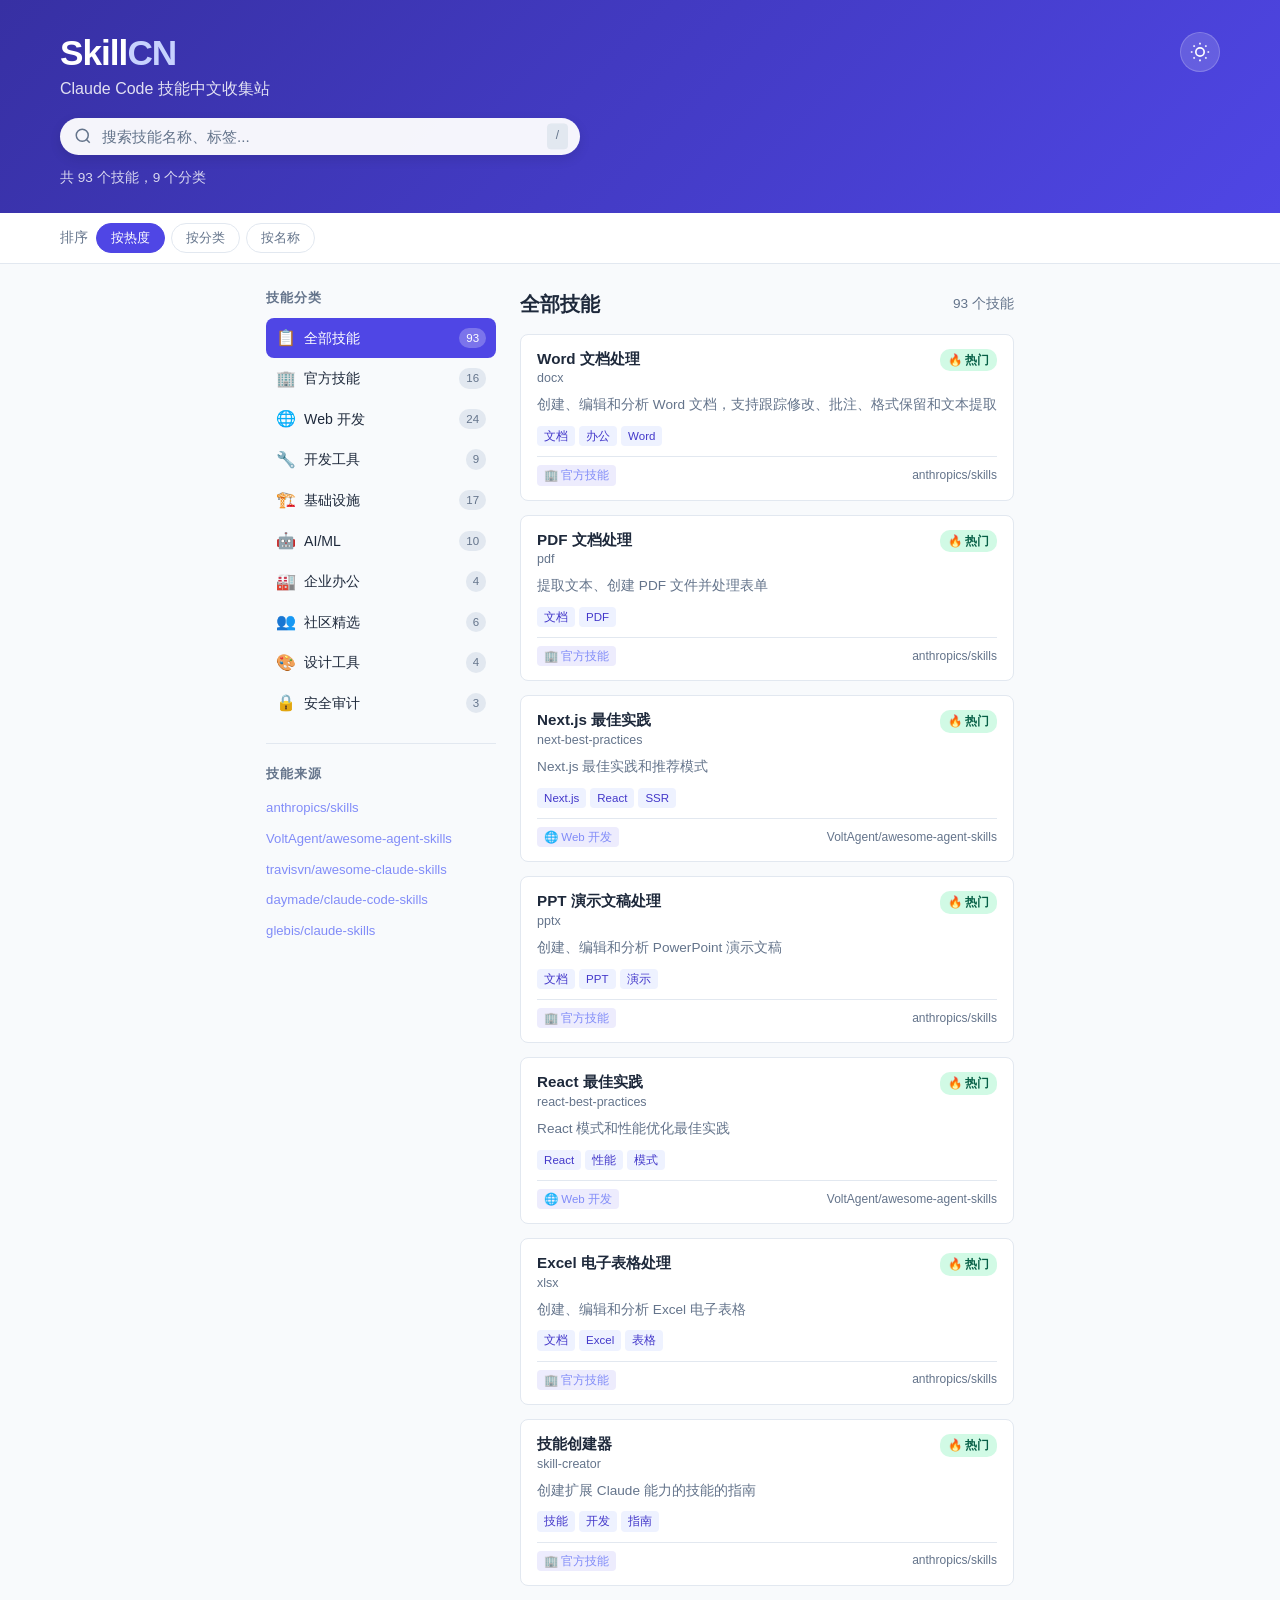
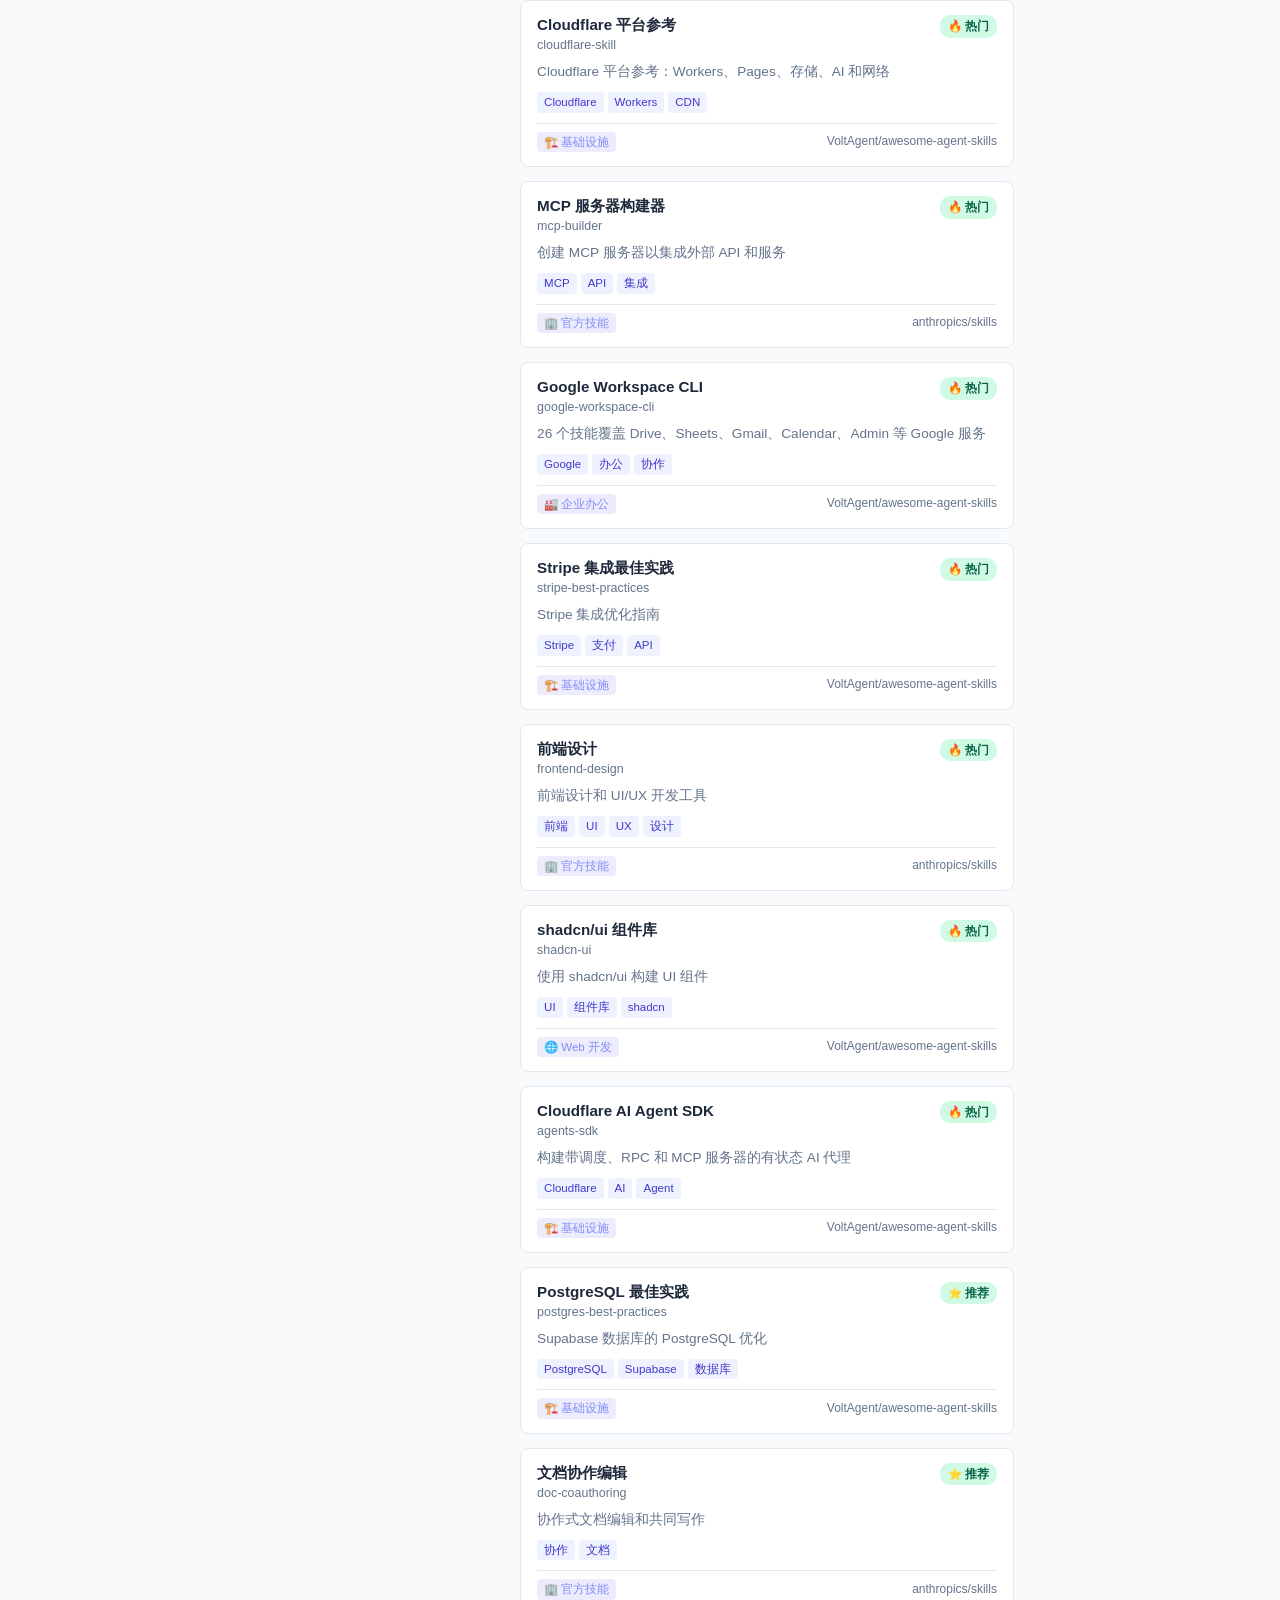
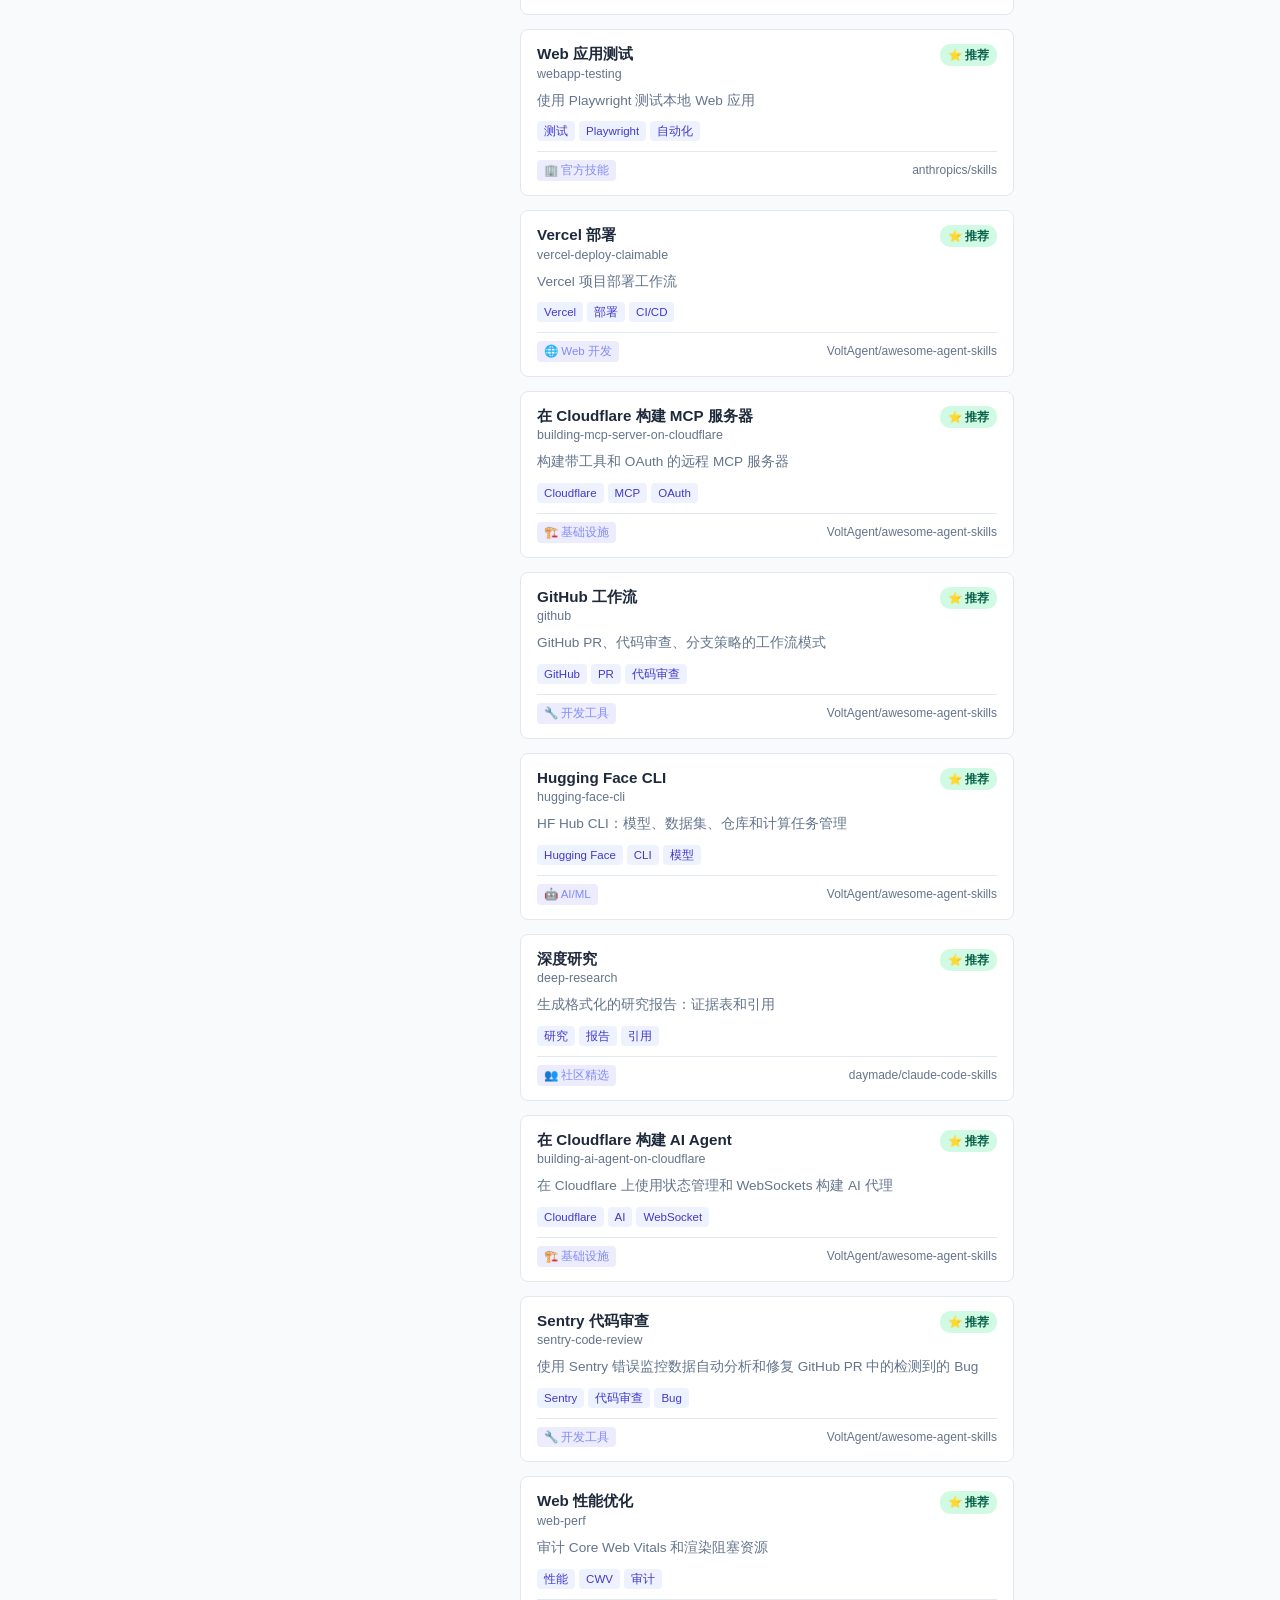
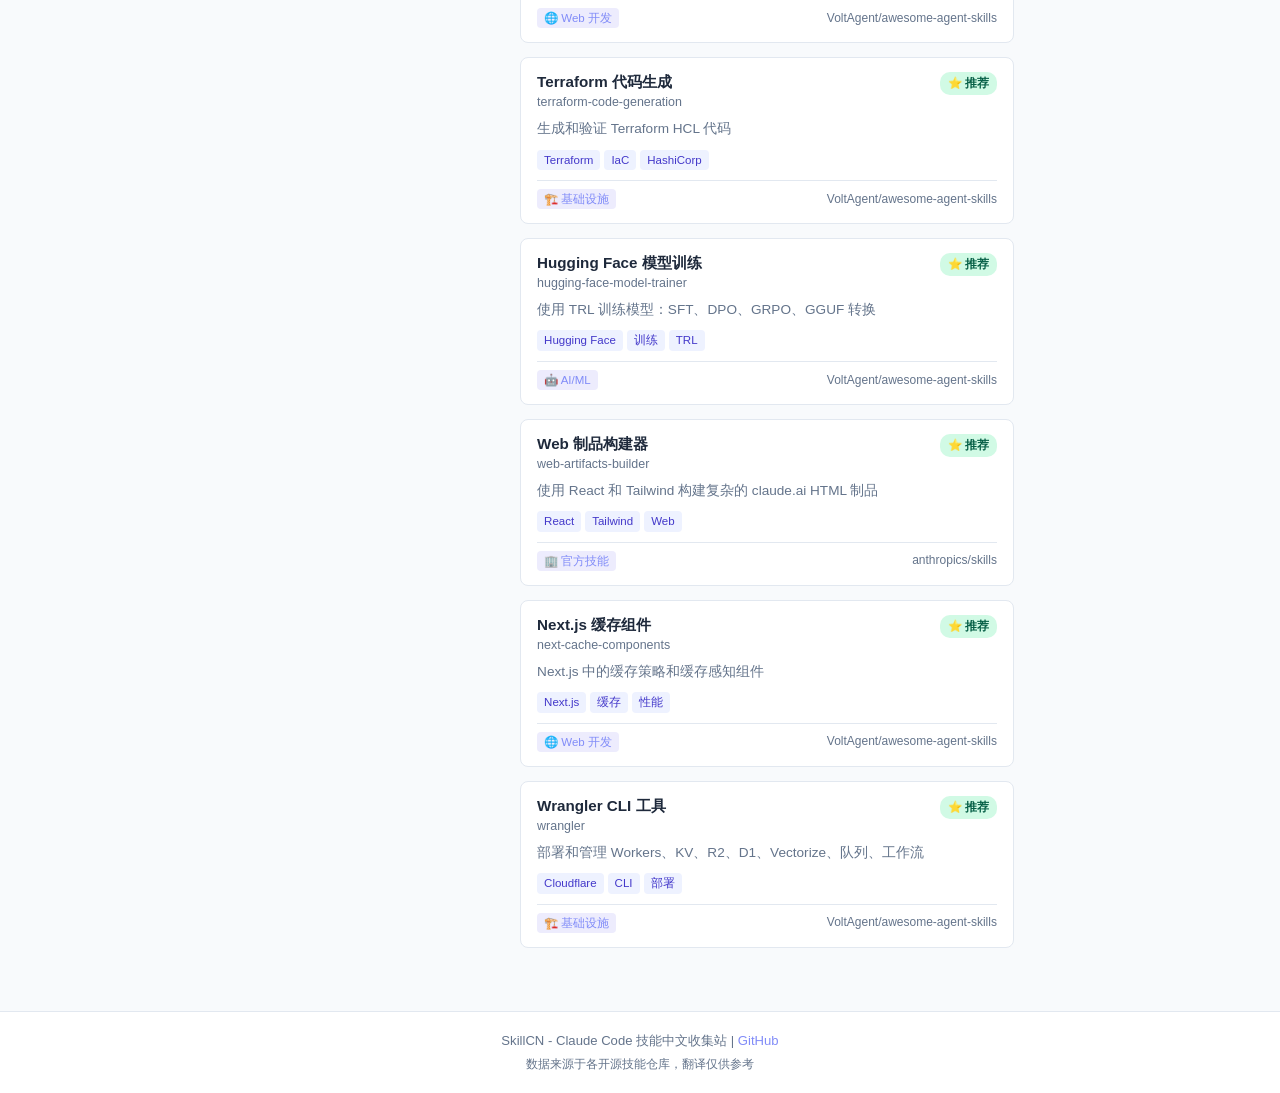
<file: index.html>
<!DOCTYPE html>
<html lang="zh-CN">
<head>
    <meta charset="UTF-8">
    <meta name="viewport" content="width=device-width, initial-scale=1.0">
    <meta name="description" content="Claude Code 技能中文收集站 - 收集、翻译并分类展示 80+ 个 Agent Skills">
    <meta name="keywords" content="Claude Code, Agent Skills, 技能, 中文, Anthropic, MCP">
    <meta name="theme-color" content="#4f46e5">
    <meta property="og:title" content="SkillCN - Claude Code 技能中文收集站">
    <meta property="og:description" content="收集、翻译并分类展示 90+ 个 Claude Code Agent Skills，中文搜索浏览">
    <meta property="og:type" content="website">
    <meta property="og:url" content="https://apymaxsaver.github.io/skillcn/">
    <meta name="twitter:card" content="summary">
    <link rel="icon" href="data:image/svg+xml,<svg xmlns='http://www.w3.org/2000/svg' viewBox='0 0 100 100'><text y='.9em' font-size='90'>⚡</text></svg>">
    <title>SkillCN - Claude Code 技能中文收集站</title>
    <link rel="stylesheet" href="css/style.css">
</head>
<body>
    <header class="header">
        <div class="container header-inner">
            <div>
                <h1 class="logo">Skill<span class="logo-accent">CN</span></h1>
                <p class="tagline">Claude Code 技能中文收集站</p>
            </div>
            <button class="theme-toggle" id="themeToggle" type="button" aria-label="切换深色模式" title="切换深色模式">
                <svg class="icon-sun" width="20" height="20" viewBox="0 0 24 24" fill="none" stroke="currentColor" stroke-width="2"><circle cx="12" cy="12" r="5"/><path d="M12 1v2M12 21v2M4.22 4.22l1.42 1.42M18.36 18.36l1.42 1.42M1 12h2M21 12h2M4.22 19.78l1.42-1.42M18.36 5.64l1.42-1.42"/></svg>
                <svg class="icon-moon" width="20" height="20" viewBox="0 0 24 24" fill="none" stroke="currentColor" stroke-width="2"><path d="M21 12.79A9 9 0 1 1 11.21 3 7 7 0 0 0 21 12.79z"/></svg>
            </button>
        </div>
        <div class="container">
            <div class="search-bar">
                <svg class="search-icon" width="18" height="18" viewBox="0 0 24 24" fill="none" stroke="currentColor" stroke-width="2"><circle cx="11" cy="11" r="8"/><path d="M21 21l-4.35-4.35"/></svg>
                <input type="text" id="searchInput" placeholder="搜索技能名称、标签..." autocomplete="off" aria-label="搜索技能">
                <button class="search-clear hidden" id="searchClear" type="button" aria-label="清除搜索">&times;</button>
                <kbd class="search-kbd" id="searchKbd">/</kbd>
            </div>
            <div class="stats" id="stats"></div>
        </div>
    </header>

    <nav class="nav" id="navBar">
        <div class="container nav-inner">
            <div class="sort-controls" role="radiogroup" aria-label="排序方式">
                <span class="sort-label">排序</span>
                <button class="sort-btn active" data-sort="popularity" role="radio" aria-checked="true">按热度</button>
                <button class="sort-btn" data-sort="category" role="radio" aria-checked="false">按分类</button>
                <button class="sort-btn" data-sort="name" role="radio" aria-checked="false">按名称</button>
            </div>
            <button class="back-top" id="backTop" type="button" aria-label="回到顶部" title="回到顶部">↑ 顶部</button>
        </div>
    </nav>

    <main class="main container" id="mainContent">
        <aside class="sidebar" id="sidebar">
            <button class="sidebar-toggle" id="sidebarToggle" type="button" aria-expanded="true">
                <span class="sidebar-toggle-text">技能分类</span>
                <span class="sidebar-toggle-arrow">▾</span>
            </button>
            <h3 class="sidebar-title">技能分类</h3>
            <ul class="category-list" id="categoryList" role="listbox" aria-label="技能分类">
                <li class="category-item active" data-category="all" role="option" aria-selected="true" tabindex="0">
                    <span class="cat-icon">📋</span>
                    <span class="cat-name">全部技能</span>
                    <span class="cat-count" id="totalCount">0</span>
                </li>
            </ul>
            <div class="sidebar-info">
                <h3 class="sidebar-title">技能来源</h3>
                <ul class="source-list">
                    <li><a href="https://github.com/anthropics/skills" target="_blank" rel="noopener">anthropics/skills</a></li>
                    <li><a href="https://github.com/VoltAgent/awesome-agent-skills" target="_blank" rel="noopener">VoltAgent/awesome-agent-skills</a></li>
                    <li><a href="https://github.com/travisvn/awesome-claude-skills" target="_blank" rel="noopener">travisvn/awesome-claude-skills</a></li>
                    <li><a href="https://github.com/daymade/claude-code-skills" target="_blank" rel="noopener">daymade/claude-code-skills</a></li>
                    <li><a href="https://github.com/glebis/claude-skills" target="_blank" rel="noopener">glebis/claude-skills</a></li>
                </ul>
            </div>
        </aside>

        <section class="content" aria-live="polite">
            <div class="content-header">
                <h2 id="contentTitle">全部技能</h2>
                <span class="skill-count" id="skillCount">0 个技能</span>
            </div>
            <div class="skills-grid" id="skillsGrid" role="list">
                <div class="skeleton-grid" id="skeleton">
                    <div class="skeleton-card"></div>
                    <div class="skeleton-card"></div>
                    <div class="skeleton-card"></div>
                    <div class="skeleton-card"></div>
                    <div class="skeleton-card"></div>
                    <div class="skeleton-card"></div>
                </div>
            </div>
        </section>
    </main>

    <div class="modal-overlay" id="modalOverlay" role="dialog" aria-modal="true" aria-hidden="true">
        <div class="modal" id="skillModal">
            <button class="modal-close" id="modalClose" type="button" aria-label="关闭">&times;</button>
            <div class="modal-content" id="modalContent"></div>
        </div>
    </div>

    <footer class="footer">
        <div class="container">
            <p>SkillCN - Claude Code 技能中文收集站 | <a href="https://github.com/APYmaxSaver/skillcn" target="_blank" rel="noopener">GitHub</a></p>
            <p class="footer-note">数据来源于各开源技能仓库，翻译仅供参考</p>
        </div>
    </footer>

    <script src="js/app.js"></script>
</body>
</html>
</file>
<file: css/style.css>
/* ============================================
   SkillCN - CSS
   ============================================ */

*, *::before, *::after {
    margin: 0;
    padding: 0;
    box-sizing: border-box;
}

/* --- Design Tokens --- */
:root {
    --primary: #4f46e5;
    --primary-light: #818cf8;
    --primary-dark: #3730a3;
    --primary-alpha: rgba(79, 70, 229, 0.1);

    --bg: #f8fafc;
    --bg-card: #ffffff;
    --bg-code: #1e293b;
    --text: #1e293b;
    --text-secondary: #64748b;
    --text-on-primary: #ffffff;
    --border: #e2e8f0;
    --shadow-sm: 0 1px 2px rgba(0, 0, 0, 0.05);
    --shadow: 0 1px 3px rgba(0, 0, 0, 0.1);
    --shadow-lg: 0 4px 12px rgba(0, 0, 0, 0.1);
    --shadow-xl: 0 20px 60px rgba(0, 0, 0, 0.25);
    --radius: 8px;
    --radius-lg: 12px;
    --tag-bg: #eef2ff;
    --tag-text: #4338ca;

    --pop-high-bg: #d1fae5;
    --pop-high-text: #065f46;
    --pop-mid-bg: #fef3c7;
    --pop-mid-text: #92400e;
    --pop-low-bg: #f1f5f9;
    --pop-low-text: #475569;

    --transition: 0.2s ease;
    --header-bg: linear-gradient(135deg, var(--primary-dark), var(--primary));
}

/* --- Dark Mode --- */
[data-theme="dark"] {
    --bg: #0f172a;
    --bg-card: #1e293b;
    --bg-code: #0f172a;
    --text: #e2e8f0;
    --text-secondary: #94a3b8;
    --border: #334155;
    --shadow-sm: 0 1px 2px rgba(0, 0, 0, 0.3);
    --shadow: 0 1px 3px rgba(0, 0, 0, 0.4);
    --shadow-lg: 0 4px 12px rgba(0, 0, 0, 0.4);
    --shadow-xl: 0 20px 60px rgba(0, 0, 0, 0.6);
    --tag-bg: #312e81;
    --tag-text: #a5b4fc;
    --primary-alpha: rgba(129, 140, 248, 0.15);

    --pop-high-bg: #064e3b;
    --pop-high-text: #6ee7b7;
    --pop-mid-bg: #78350f;
    --pop-mid-text: #fcd34d;
    --pop-low-bg: #1e293b;
    --pop-low-text: #94a3b8;

    --header-bg: linear-gradient(135deg, #1e1b4b, #312e81);
}

/* --- Base --- */
html {
    scroll-behavior: smooth;
}

body {
    font-family: -apple-system, BlinkMacSystemFont, "Segoe UI", Roboto, "PingFang SC", "Microsoft YaHei", sans-serif;
    background: var(--bg);
    color: var(--text);
    line-height: 1.6;
    min-height: 100vh;
    display: flex;
    flex-direction: column;
    transition: background var(--transition), color var(--transition);
}

.container {
    max-width: 1200px;
    margin: 0 auto;
    padding: 0 20px;
}

/* --- Header --- */
.header {
    background: var(--header-bg);
    color: var(--text-on-primary);
    padding: 32px 0 24px;
}

.header-inner {
    display: flex;
    justify-content: space-between;
    align-items: flex-start;
}

.logo {
    font-size: 2.2rem;
    font-weight: 800;
    letter-spacing: -1px;
    line-height: 1.2;
}

.logo-accent {
    color: #c7d2fe;
}

[data-theme="dark"] .logo-accent {
    color: #a5b4fc;
}

.tagline {
    font-size: 1rem;
    opacity: 0.85;
    margin-top: 2px;
}

/* Theme Toggle */
.theme-toggle {
    background: rgba(255, 255, 255, 0.15);
    border: 1px solid rgba(255, 255, 255, 0.2);
    border-radius: 50%;
    width: 40px;
    height: 40px;
    cursor: pointer;
    display: flex;
    align-items: center;
    justify-content: center;
    color: white;
    transition: background var(--transition);
    flex-shrink: 0;
}

.theme-toggle:hover {
    background: rgba(255, 255, 255, 0.25);
}

.icon-moon { display: none; }
[data-theme="dark"] .icon-sun { display: none; }
[data-theme="dark"] .icon-moon { display: block; }

/* Search */
.search-bar {
    margin-top: 16px;
    max-width: 520px;
    position: relative;
}

.search-icon {
    position: absolute;
    left: 14px;
    top: 50%;
    transform: translateY(-50%);
    color: var(--text-secondary);
    pointer-events: none;
}

.search-bar input {
    width: 100%;
    padding: 10px 44px 10px 42px;
    border: none;
    border-radius: 24px;
    font-size: 0.95rem;
    outline: none;
    background: rgba(255, 255, 255, 0.95);
    color: var(--text);
    box-shadow: var(--shadow-lg);
    transition: box-shadow var(--transition);
}

[data-theme="dark"] .search-bar input {
    background: var(--bg-card);
}

.search-bar input:focus {
    box-shadow: 0 0 0 3px var(--primary-light), var(--shadow-lg);
}

.search-bar input::placeholder {
    color: var(--text-secondary);
}

.search-clear {
    position: absolute;
    right: 12px;
    top: 50%;
    transform: translateY(-50%);
    background: none;
    border: none;
    color: var(--text-secondary);
    font-size: 1.2rem;
    cursor: pointer;
    padding: 0 4px;
    line-height: 1;
    transition: color var(--transition);
}

.search-clear:hover { color: var(--text); }
.search-clear.hidden { display: none; }

.search-kbd {
    position: absolute;
    right: 12px;
    top: 50%;
    transform: translateY(-50%);
    background: var(--border);
    color: var(--text-secondary);
    padding: 2px 8px;
    border-radius: 4px;
    font-size: 0.75rem;
    font-family: inherit;
    pointer-events: none;
    border: 1px solid var(--border);
    transition: opacity var(--transition);
}

.search-kbd.hidden { opacity: 0; }

.stats {
    margin-top: 12px;
    font-size: 0.85rem;
    opacity: 0.8;
}

/* --- Nav --- */
.nav {
    background: var(--bg-card);
    border-bottom: 1px solid var(--border);
    padding: 10px 0;
    position: sticky;
    top: 0;
    z-index: 20;
    transition: background var(--transition), box-shadow var(--transition);
}

.nav.scrolled {
    box-shadow: var(--shadow);
}

.nav-inner {
    display: flex;
    justify-content: space-between;
    align-items: center;
}

.sort-controls {
    display: flex;
    align-items: center;
    gap: 6px;
}

.sort-label {
    color: var(--text-secondary);
    font-size: 0.85rem;
    margin-right: 2px;
}

.sort-btn {
    padding: 5px 14px;
    border: 1px solid var(--border);
    border-radius: 20px;
    background: var(--bg-card);
    color: var(--text-secondary);
    cursor: pointer;
    font-size: 0.82rem;
    transition: all var(--transition);
    white-space: nowrap;
}

.sort-btn:hover {
    border-color: var(--primary-light);
    color: var(--primary);
}

.sort-btn:focus-visible {
    outline: 2px solid var(--primary-light);
    outline-offset: 2px;
}

.sort-btn.active {
    background: var(--primary);
    color: var(--text-on-primary);
    border-color: var(--primary);
}

.back-top {
    padding: 4px 12px;
    border: 1px solid var(--border);
    border-radius: 16px;
    background: var(--bg-card);
    color: var(--text-secondary);
    cursor: pointer;
    font-size: 0.78rem;
    opacity: 0;
    pointer-events: none;
    transition: all var(--transition);
}

.back-top.visible {
    opacity: 1;
    pointer-events: auto;
}

.back-top:hover {
    border-color: var(--primary-light);
    color: var(--primary);
}

/* --- Main Layout --- */
.main {
    display: flex;
    gap: 24px;
    padding-top: 24px;
    padding-bottom: 48px;
    flex: 1;
}

/* --- Sidebar --- */
.sidebar {
    width: 230px;
    flex-shrink: 0;
    position: sticky;
    top: 60px;
    max-height: calc(100vh - 80px);
    overflow-y: auto;
    scrollbar-width: thin;
}

/* Sidebar toggle (mobile only) */
.sidebar-toggle {
    display: none;
    width: 100%;
    padding: 10px 12px;
    background: var(--bg-card);
    border: 1px solid var(--border);
    border-radius: var(--radius);
    cursor: pointer;
    font-size: 0.9rem;
    font-weight: 600;
    color: var(--text);
    align-items: center;
    justify-content: space-between;
    margin-bottom: 8px;
    transition: all var(--transition);
}

.sidebar-toggle-arrow {
    transition: transform var(--transition);
}

.sidebar-toggle[aria-expanded="false"] .sidebar-toggle-arrow {
    transform: rotate(-90deg);
}

.sidebar-title {
    font-size: 0.8rem;
    text-transform: uppercase;
    color: var(--text-secondary);
    letter-spacing: 1px;
    margin-bottom: 10px;
}

.category-list {
    list-style: none;
}

.category-item {
    display: flex;
    align-items: center;
    gap: 8px;
    padding: 7px 10px;
    border-radius: var(--radius);
    cursor: pointer;
    font-size: 0.88rem;
    transition: all var(--transition);
    margin-bottom: 1px;
    user-select: none;
}

.category-item:hover {
    background: var(--primary-alpha);
}

.category-item:focus-visible {
    outline: 2px solid var(--primary-light);
    outline-offset: -2px;
}

.category-item.active {
    background: var(--primary);
    color: var(--text-on-primary);
}

.category-item.active .cat-count {
    background: rgba(255, 255, 255, 0.25);
    color: var(--text-on-primary);
}

.cat-icon { font-size: 1rem; }
.cat-name { flex: 1; }

.cat-count {
    background: var(--border);
    padding: 1px 7px;
    border-radius: 10px;
    font-size: 0.72rem;
    color: var(--text-secondary);
    transition: all var(--transition);
}

.sidebar-info {
    margin-top: 20px;
    padding-top: 20px;
    border-top: 1px solid var(--border);
}

.source-list { list-style: none; }
.source-list li { margin-bottom: 5px; }
.source-list a {
    color: var(--primary-light);
    text-decoration: none;
    font-size: 0.82rem;
    transition: color var(--transition);
}
.source-list a:hover { text-decoration: underline; }

/* --- Content --- */
.content {
    flex: 1;
    min-width: 0;
}

.content-header {
    display: flex;
    justify-content: space-between;
    align-items: center;
    margin-bottom: 14px;
}

.content-header h2 { font-size: 1.25rem; }

.skill-count {
    color: var(--text-secondary);
    font-size: 0.85rem;
}

/* --- Skeleton --- */
.skeleton-grid {
    display: grid;
    grid-template-columns: repeat(auto-fill, minmax(280px, 1fr));
    gap: 16px;
    grid-column: 1 / -1;
}

.skeleton-card {
    height: 180px;
    border-radius: var(--radius);
    background: linear-gradient(90deg, var(--border) 25%, var(--bg) 50%, var(--border) 75%);
    background-size: 200% 100%;
    animation: shimmer 1.5s infinite;
}

@keyframes shimmer {
    0% { background-position: 200% 0; }
    100% { background-position: -200% 0; }
}

/* --- Skills Grid --- */
.skills-grid {
    display: grid;
    grid-template-columns: repeat(auto-fill, minmax(280px, 1fr));
    gap: 14px;
}

/* --- Skill Card --- */
.skill-card {
    background: var(--bg-card);
    border: 1px solid var(--border);
    border-radius: var(--radius);
    padding: 14px 16px;
    cursor: pointer;
    transition: transform var(--transition), box-shadow var(--transition), border-color var(--transition);
    display: flex;
    flex-direction: column;
}

.skill-card:hover {
    box-shadow: var(--shadow-lg);
    border-color: var(--primary-light);
    transform: translateY(-2px);
}

.skill-card:focus-visible {
    outline: 2px solid var(--primary-light);
    outline-offset: 2px;
}

.skill-card-header {
    display: flex;
    justify-content: space-between;
    align-items: flex-start;
    gap: 8px;
    margin-bottom: 6px;
}

.skill-name {
    font-size: 0.95rem;
    font-weight: 600;
    line-height: 1.3;
}

.skill-name-en {
    font-size: 0.78rem;
    color: var(--text-secondary);
    margin-top: 1px;
}

.popularity-badge {
    display: inline-flex;
    align-items: center;
    gap: 3px;
    padding: 2px 8px;
    border-radius: 10px;
    font-size: 0.72rem;
    font-weight: 600;
    white-space: nowrap;
    flex-shrink: 0;
}

.popularity-high { background: var(--pop-high-bg); color: var(--pop-high-text); }
.popularity-mid  { background: var(--pop-mid-bg);  color: var(--pop-mid-text); }
.popularity-low  { background: var(--pop-low-bg);  color: var(--pop-low-text); }

.skill-desc {
    font-size: 0.85rem;
    color: var(--text-secondary);
    margin-bottom: 10px;
    line-height: 1.5;
    display: -webkit-box;
    -webkit-line-clamp: 2;
    -webkit-box-orient: vertical;
    overflow: hidden;
    flex: 1;
}

mark {
    background: #fef08a;
    color: inherit;
    padding: 0 2px;
    border-radius: 2px;
}

[data-theme="dark"] mark {
    background: #854d0e;
}

.skill-tags {
    display: flex;
    flex-wrap: wrap;
    gap: 4px;
}

.skill-tag {
    padding: 1px 7px;
    background: var(--tag-bg);
    color: var(--tag-text);
    border-radius: 4px;
    font-size: 0.72rem;
}

.skill-source {
    margin-top: 10px;
    padding-top: 8px;
    border-top: 1px solid var(--border);
    font-size: 0.75rem;
    color: var(--text-secondary);
    display: flex;
    justify-content: space-between;
    align-items: center;
}

.skill-category-badge {
    padding: 1px 7px;
    background: var(--primary-alpha);
    color: var(--primary-light);
    border-radius: 4px;
    font-size: 0.72rem;
}

/* --- Category Group Headers --- */
.category-group-header {
    grid-column: 1 / -1;
    padding: 10px 0 4px;
    border-bottom: 2px solid var(--primary);
    margin-top: 20px;
}

.category-group-header:first-child { margin-top: 0; }

.category-group-header h3 {
    font-size: 1.05rem;
    color: var(--primary);
}

/* --- Modal --- */
.modal-overlay {
    display: none;
    position: fixed;
    inset: 0;
    background: rgba(0, 0, 0, 0.5);
    z-index: 100;
    justify-content: center;
    align-items: center;
    backdrop-filter: blur(4px);
    -webkit-backdrop-filter: blur(4px);
    animation: fadeIn 0.15s ease;
}

.modal-overlay.active {
    display: flex;
}

@keyframes fadeIn {
    from { opacity: 0; }
    to { opacity: 1; }
}

@keyframes slideUp {
    from { opacity: 0; transform: translateY(20px); }
    to { opacity: 1; transform: translateY(0); }
}

.modal {
    background: var(--bg-card);
    border-radius: var(--radius-lg);
    max-width: 600px;
    width: 92%;
    max-height: 85vh;
    overflow-y: auto;
    padding: 28px;
    position: relative;
    box-shadow: var(--shadow-xl);
    animation: slideUp 0.2s ease;
}

.modal-close {
    position: absolute;
    top: 12px;
    right: 16px;
    background: none;
    border: none;
    font-size: 1.5rem;
    cursor: pointer;
    color: var(--text-secondary);
    line-height: 1;
    width: 32px;
    height: 32px;
    display: flex;
    align-items: center;
    justify-content: center;
    border-radius: 50%;
    transition: background var(--transition);
}

.modal-close:hover {
    background: var(--primary-alpha);
    color: var(--text);
}

.modal-content h2 {
    font-size: 1.35rem;
    margin-bottom: 4px;
    padding-right: 32px;
}

.modal-content .modal-name-en {
    color: var(--text-secondary);
    font-size: 0.88rem;
    margin-bottom: 16px;
}

.modal-content .modal-desc {
    font-size: 0.95rem;
    line-height: 1.6;
    margin-bottom: 16px;
}

.modal-content .modal-section {
    margin-bottom: 14px;
}

.modal-content .modal-section h4 {
    font-size: 0.78rem;
    text-transform: uppercase;
    color: var(--text-secondary);
    letter-spacing: 0.5px;
    margin-bottom: 6px;
}

.modal-content .modal-tags {
    display: flex;
    flex-wrap: wrap;
    gap: 6px;
}

.modal-content .modal-tag {
    padding: 3px 10px;
    background: var(--tag-bg);
    color: var(--tag-text);
    border-radius: 6px;
    font-size: 0.82rem;
}

.modal-content .modal-link {
    display: inline-block;
    padding: 8px 20px;
    background: var(--primary);
    color: var(--text-on-primary);
    text-decoration: none;
    border-radius: var(--radius);
    font-size: 0.88rem;
    transition: background var(--transition);
}

.modal-content .modal-link:hover {
    background: var(--primary-dark);
}

.modal-content .modal-install-wrapper {
    position: relative;
}

.modal-content .modal-install {
    background: var(--bg-code);
    color: #e2e8f0;
    padding: 12px 16px 12px 16px;
    border-radius: var(--radius);
    font-family: "SF Mono", "Fira Code", "Cascadia Code", Consolas, monospace;
    font-size: 0.82rem;
    overflow-x: auto;
    white-space: pre;
    line-height: 1.6;
}

.modal-content .copy-btn {
    position: absolute;
    top: 8px;
    right: 8px;
    background: rgba(255, 255, 255, 0.1);
    border: 1px solid rgba(255, 255, 255, 0.2);
    color: #94a3b8;
    padding: 4px 10px;
    border-radius: 4px;
    cursor: pointer;
    font-size: 0.72rem;
    transition: all var(--transition);
}

.modal-content .copy-btn:hover {
    background: rgba(255, 255, 255, 0.2);
    color: #e2e8f0;
}

.modal-content .copy-btn.copied {
    background: #065f46;
    border-color: #10b981;
    color: #6ee7b7;
}

.modal-content .modal-popularity-bar {
    height: 6px;
    background: var(--border);
    border-radius: 3px;
    overflow: hidden;
    margin-top: 4px;
}

.modal-content .modal-popularity-fill {
    height: 100%;
    border-radius: 3px;
    background: var(--primary);
    transition: width 0.4s ease;
}

/* --- Empty State --- */
.empty-state {
    grid-column: 1 / -1;
    text-align: center;
    padding: 60px 20px;
    color: var(--text-secondary);
}

.empty-state .empty-icon {
    font-size: 3rem;
    margin-bottom: 12px;
    opacity: 0.5;
}

.empty-state p { font-size: 1.05rem; }

.empty-state .empty-hint {
    font-size: 0.85rem;
    margin-top: 8px;
}

.empty-state .empty-clear-btn {
    display: inline-block;
    margin-top: 12px;
    padding: 6px 16px;
    background: var(--primary);
    color: var(--text-on-primary);
    border: none;
    border-radius: 20px;
    cursor: pointer;
    font-size: 0.85rem;
    transition: background var(--transition);
}

.empty-state .empty-clear-btn:hover {
    background: var(--primary-dark);
}

/* --- Footer --- */
.footer {
    background: var(--bg-card);
    border-top: 1px solid var(--border);
    padding: 18px 0;
    text-align: center;
    color: var(--text-secondary);
    font-size: 0.82rem;
    transition: background var(--transition);
}

.footer a {
    color: var(--primary-light);
    text-decoration: none;
}

.footer-note {
    margin-top: 4px;
    font-size: 0.78rem;
}

/* --- Scrollbar compensation when modal open --- */
body.modal-open {
    overflow: hidden;
    padding-right: var(--scrollbar-width, 0px);
}

body.modal-open .nav {
    padding-right: var(--scrollbar-width, 0px);
}

/* --- Reduced Motion --- */
@media (prefers-reduced-motion: reduce) {
    *, *::before, *::after {
        animation-duration: 0.01ms !important;
        animation-iteration-count: 1 !important;
        transition-duration: 0.01ms !important;
    }
    html { scroll-behavior: auto; }
    .skill-card:hover { transform: none; }
}

/* --- Responsive --- */
@media (max-width: 768px) {
    .main { flex-direction: column; gap: 16px; }

    .sidebar {
        width: 100%;
        position: static;
        max-height: none;
    }

    .category-list {
        display: flex;
        flex-wrap: wrap;
        gap: 4px;
    }

    .category-item {
        padding: 5px 10px;
        font-size: 0.78rem;
    }

    .sidebar-toggle { display: flex; }
    .sidebar-title { display: none; }
    .sidebar.collapsed .category-list,
    .sidebar.collapsed .sidebar-info { display: none; }
    .sidebar-info { display: none; }
    .skills-grid,
    .skeleton-grid { grid-template-columns: 1fr; }

    .header { padding: 20px 0 16px; }
    .logo { font-size: 1.7rem; }
    .tagline { font-size: 0.9rem; }

    .sort-label { display: none; }
    .back-top { display: none; }

    .modal {
        width: 96%;
        padding: 20px;
        max-height: 90vh;
    }
}

@media (min-width: 1400px) {
    .skills-grid,
    .skeleton-grid {
        grid-template-columns: repeat(3, 1fr);
    }
}
</file>
